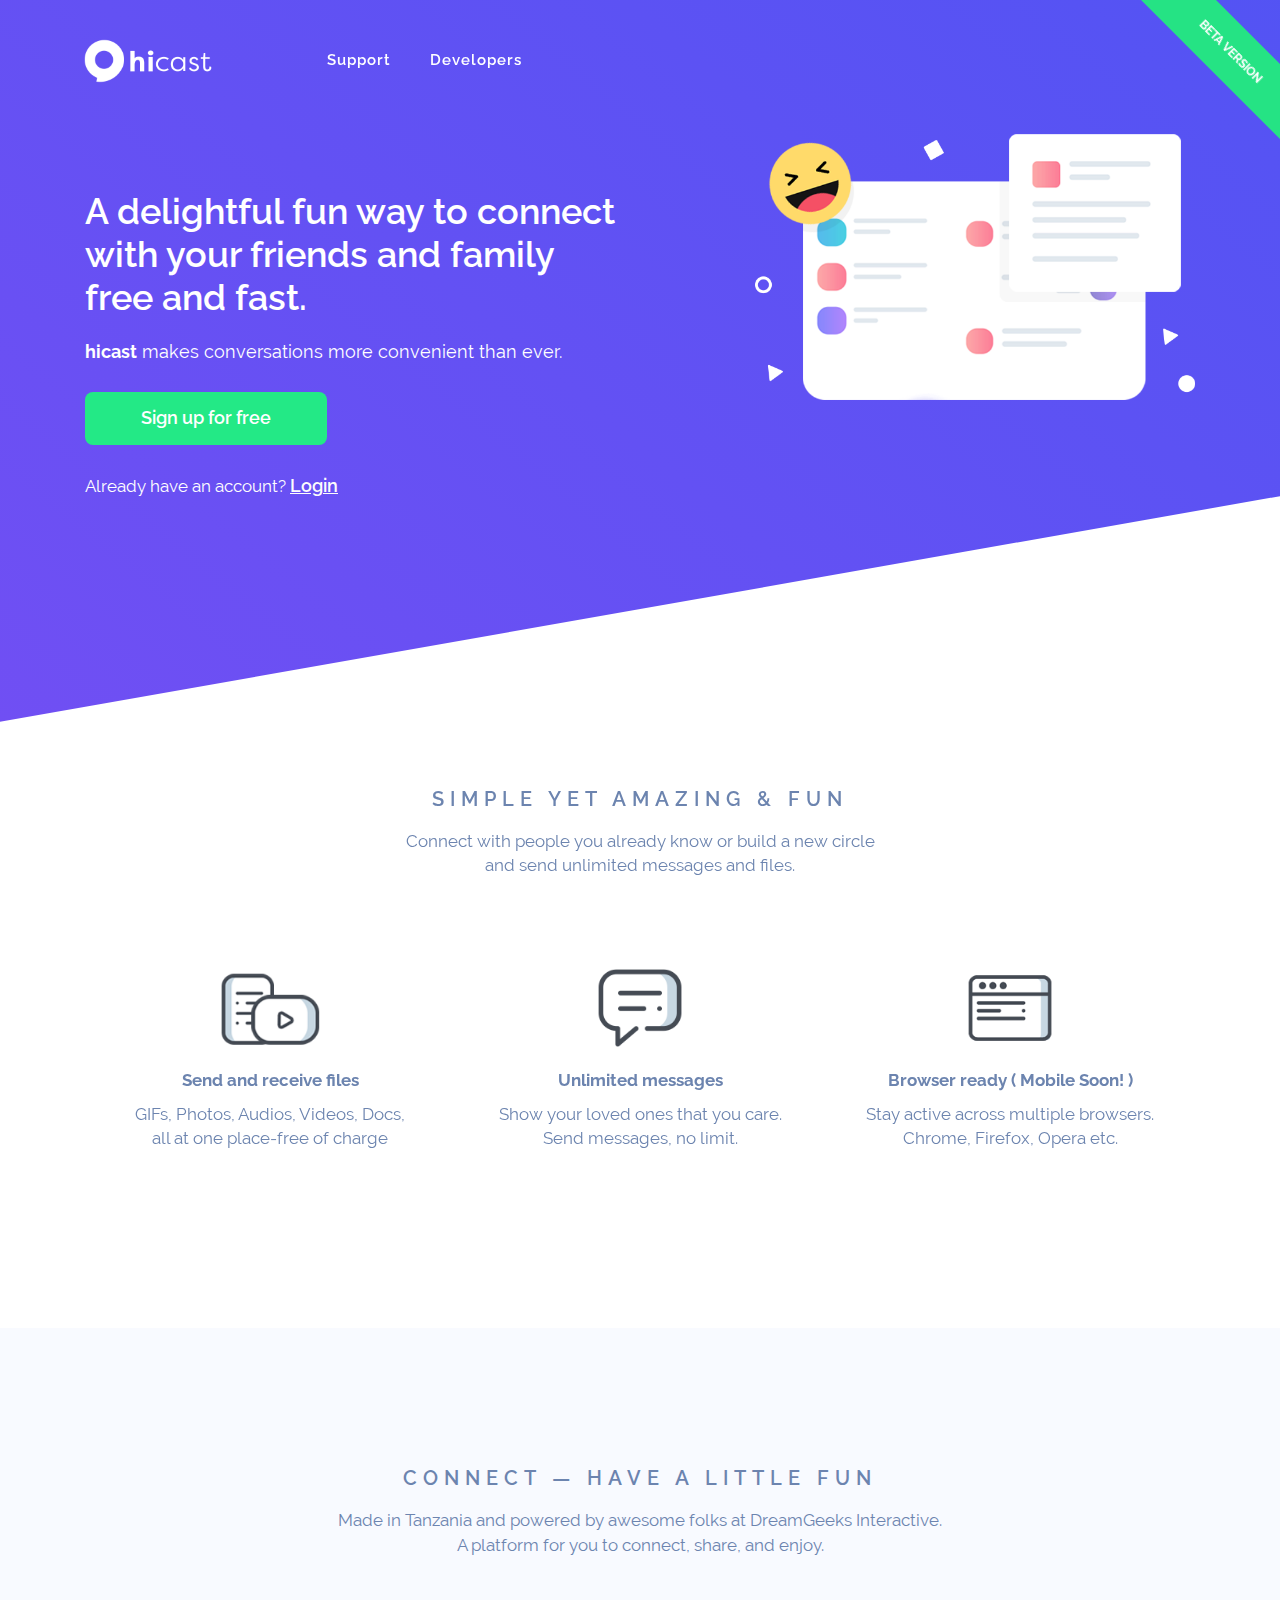
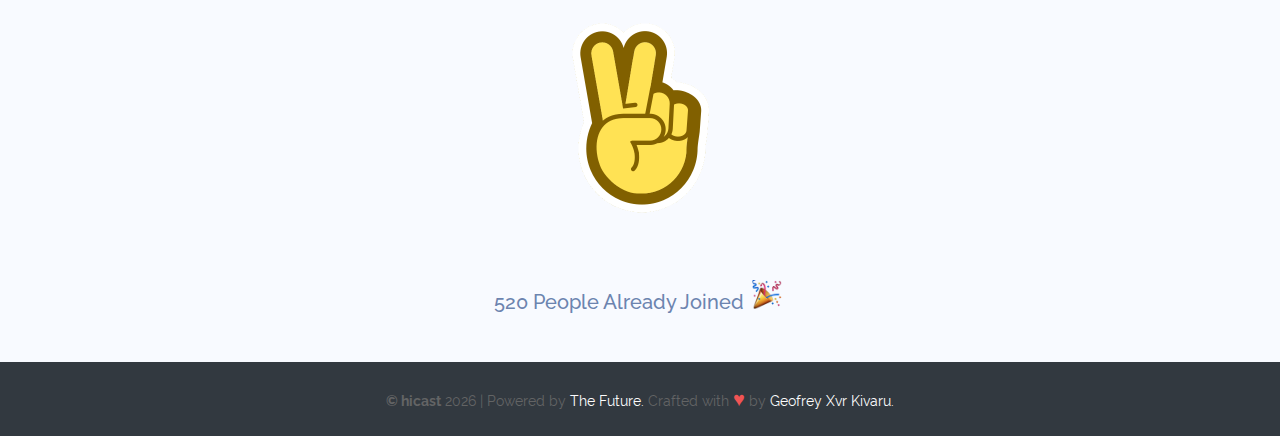
<file: docs/index.html>
<html>
  <head>
    <meta charset="UTF-8" />
    <meta name="viewport" content="width=device-width, initial-scale=1,maximum-scale=1, user-scalable=no" />

    <title>hicast</title>
    <meta name="viewport" content="width=device-width, initial-scale=1.0" />
    <link href="css/main.css" rel="stylesheet" type="text/css" />
    <link href="css/bootstrap.css" rel="stylesheet" type="text/css" media="all" />
    <!-- icon -->
    <link rel="icon" type="image/png" href="img/favicon-32x32.png" sizes="32x32" />
    <link rel="icon" type="image/png" href="img/favicon-16x16.png" sizes="16x16" />
    <!-- font|raleway -->
    <link rel="stylesheet" type="text/css" href="//fonts.googleapis.com/css?family=Raleway" />
  </head>

  <body>
    <nav>
      <div class="nav-bar nav--absolute" data-fixed-at="200">
        <div class="nav-module logo-module left">
          <a href="index.html">
            <img class="logo logo-dark" alt="logo" src="img/logo.png" />
          </a>
        </div>
        <div class="nav-module menu-module left">
          <ul class="menu">
            <li>
              <a href="support.html">
                Support
              </a>
            </li>

            <li></li>

            <li>
              <a href="developers.html">
                Developers
              </a>
            </li>
          </ul>
        </div>
        <!--end nav module-->

        <div class="nav-module right"></div>
      </div>
    </nav>

    <section class="skewedBox col-sm-12">
      <div class="container skwd">
        <div class="row">
          <h1>
            A delightful fun way to connect<br />with your friends and family<br />
            free and fast.
          </h1>
          <p><b>hicast</b> makes conversations more convenient than ever.</p>

          <a class="btn btn-primary" href="#"><span class="btn-text">Sign up for free</span></a>

          <img class="hide visible-lg" alt="illustration" src="img/illustration.png" < />
        </div>
        <div class="row">
          <span class="title-p2">Already have an account? <a href="#" class="title-p3">Login</a></span>
        </div>
      </div>
    </section>

    <div class="container">
      <div class="row">
        <div class="cr cr-top cr-right cr-sticky cr-green ">
          <h6>BETA VERSION</h6>
        </div>
        <div class="col-sm-12 col-sm-offset-2">
          <h1 class="title">SIMPLE YET AMAZING & FUN</h1>
          <p class="title-p">
            Connect with people you already know or build a new circle<br />
            and send unlimited messages and files.
          </p>
        </div>

        <div class="col-sm-4">
          <div class=" text-center">
            <img class="feature-img" src="img/3.png" alt="illus1" />
            <h5>Browser ready ( Mobile Soon! )</h5>
            <p class="title-p">Stay active across multiple browsers.<br />Chrome, Firefox, Opera etc.</p>
          </div>
        </div>

        <div class="col-sm-4">
          <div class=" text-center">
            <img class="feature-img" src="img/1.png" alt="illus1" />
            <h5>Unlimited messages</h5>
            <p class="title-p">Show your loved ones that you care.<br />Send messages, no limit.</p>
          </div>
        </div>

        <div class="col-sm-4">
          <div class=" text-center">
            <img class="feature-img" src="img/6.png" alt="illus1" />
            <h5>Send and receive files</h5>
            <p class="title-p">
              GIFs, Photos, Audios, Videos, Docs,<br />
              all at one place-free of charge
            </p>
          </div>
        </div>
      </div>
    </div>

    <div class="section2">
      <div class="container">
        <div class="row">
          <div class="col-sm-12 col-sm-offset-2">
            <div class="">
              <h1 class="title title-2">CONNECT &mdash; HAVE A LITTLE FUN</h1>
              <p class="title-p">
                Made in Tanzania and powered by awesome folks at DreamGeeks Interactive. <br />
                A platform for you to connect, share, and enjoy.
              </p>
            </div>

            <div class=" text-center">
              <img class="illu img-responsive" src="img/peace-sign.png" />
            </div>

            <div class="title title-3" data-anijs="if: scroll, on: window, do: slideInUp animated, after: $fireOnce">
              <span class="people-number">520</span> People Already Joined
              <span class="party-pooper"></span>
            </div>
          </div>
        </div>
      </div>
    </div>

    <!--
    <div class="at-banner">
        <div class="at-banner__content">
            <span class="cool"></span>
            <div class="at-banner__text">Hey there, <b>hicast</b> is an experimental, just-for-fun sort of project . More information
            </div>
            <a class="at-banner__button" href="support.html">READ HERE</a>
        </div>
        <div class="at-banner__close"></div>
    </div>
-->

    <div class="footer">
      <div class="container">
        <div class="footertext">
          <span
            ><b>&copy; hicast</b>
            <script>
              document.write(new Date().getFullYear());
            </script>
            | Powered by <a class="footerlink" href="https://github.com/gxvr/">The Future.</a></span
          >
          <span>
            Crafted with <a class="hearts">&hearts;</a> by <a class="footerlink" href="#">Geofrey Xvr Kivaru.</a></span
          >
        </div>
      </div>
    </div>

    <!-- Scripts  -->

    <script src="js/jquery-1.8.2.min.js"></script>

    <script src="js/index.js"></script>
  </body>
</html>
</file>
<file: docs/css/main.css>
/*FONTS - RALEWAY*/

@font-face {
  font-family: 'Raleway';
  src: url('../fonts/Raleway/Raleway-Regular.ttf');
}
@font-face {
  font-family: 'Raleway-bold';
  src: url('../fonts/Raleway/Raleway-bold.ttf');
}
@font-face {
  font-family: 'Raleway-semibold';
  src: url('../fonts/Raleway/Raleway-SemiBold.ttf');
}
@font-face {
  font-family: 'Raleway-Light';
  src: url('../fonts/Raleway/Raleway-Light.ttf');
}

html {
  -webkit-font-smoothing: antialiased !important;
  text-shadow: 1px 1px 1px rgba(0, 0, 0, 0.004);
}

body {
  margin: 0;
  padding: 0;
  background: #fff;
  line-height: 2em;
  font-family: 'Raleway', sans-serif;
}

/*Typography */

h1,
h2,
h3,
h4,
h5,
h6 {
  font-family: 'Raleway', sans-serif;
  margin: 0px 0px 15px 0px;
  -webkit-font-smoothing: antialiased !important;
  text-shadow: 1px 1px 1px rgba(0, 0, 0, 0.004);
  -moz-osx-font-smoothing: grayscale;
}

h1 {
  font-weight: 600;
  font-size: 35px;
  color: #fff;
  line-height: 43px;
}

h5 {
  color: #6c84af;
}

p {
  font-family: 'Raleway', sans-serif;
  font-size: 18px;
  color: #fff;
  -moz-osx-font-smoothing: grayscale;
}

.title {
  line-height: 40px;
  font-size: 20px;
  text-align: center;
  letter-spacing: 6px;
  color: #6c84af;
}

.title-2 {
  margin-top: 130px;
}

.title-3 {
  font-family: 'Raleway', sans-serif;
  margin-top: 10px;
  letter-spacing: 0px;
  font-weight: 500;
  margin-bottom: 40px;
}

.title-p {
  font-size: 17px;
  text-align: center;
  color: #6c84af;
  font-weight: 400;
}

.title-p2 {
  font-family: 'Raleway', sans-serif;
  font-size: 17px;
  margin-bottom: 2.2em;
  color: #fff;
}

.title-p3 {
  text-decoration: underline;
  font-size: 18px;
  font-weight: 600;
}

.title-p4 {
  color: #000;
  line-height: 2em;
}

.xtra {
  font-size: 20px;
  font-weight: 500;
}

/*Section 1|Skewed Style | Cover*/

img {
  image-rendering: crisp-edges;
}

.skewedBox {
  background: linear-gradient(45deg, #704ff3, #4f54f3) hsl(194, 100%, 100%);
  padding: 110px 0;
  transform: skew(0deg, -10deg) translateY(-150px);
  image-rendering: crisp-edges;
}

.skwd {
  transform: skew(0deg, 10deg);
  padding-left: 100px;
  padding-top: 210px;
}

.skwd h1 {
  margin: 0;
  padding: 20px 0;
}

.skwd p {
  margin: 0;
  padding: 0;
  margin-bottom: 1.5em;
}

/*Illustrations*/

.skwd img {
  width: 460px;
  position: absolute;
  left: 700px;
  top: 150px;
}

/*Only display on large devices | hide illustration*/

.hide {
  display: none;
}

@media only screen and (max-width: 320px), (max-width: 640px), (max-width: 760px), (max-width: 820px) {
  .skewedBox {
    background: #5769fe;
    padding: 110px 0;
    transform: skew(0deg, 0deg) translateY(-150px);
    image-rendering: crisp-edges;
  }

  .skwd {
    transform: skew(0deg, 0deg);
    padding-left: 50px;
    padding-top: 50px;
  }
}

/*Section 2*/

.section2 {
  background: #f8faff;
  margin-top: 12em;
}

/*Feature img | Section 1*/

.feature-img {
  width: 100px;
  height: 100px;
  margin-top: 5em;
}

/*Section 3*/

.section3 {
  background: #f8faff;
}

.illu {
  width: 400px;
  image-rendering: crisp-edges;
}

.party-pooper {
  display: inline-block;
  margin: 0 3px;
  width: 32px;
  height: 32px;
  background: url(../img/party-pooper.png) no-repeat 0 3px;
  background-size: 30px 30px;
}

.cool {
  display: inline-block;
  margin: 0 3px;
  width: 32px;
  height: 32px;
  background: url(../img/cool.png) no-repeat 0 3px;
  background-size: 29px 29px;
}

/*Button*/

.btn {
  font-family: 'Raleway', sans-serif;
  transition: 0.1s linear;
  -webkit-transition: 0.1s linear;
  -moz-transition: 0.1s linear;
  border-radius: 8px;
  padding-top: 1.1em;
  padding-bottom: 1.1em;
  padding-right: 4em;
  padding-left: 4em;
  margin-bottom: 2em;
  border-width: 2px;
  font-size: inherit;
  line-height: 1.625em;
  /*! box-shadow: 0 12px 32px 0 rgba(218, 193, 58, 0.57); */
}

.btn-primary {
  background: #23e986;
}

.btn-text {
  text-decoration: none;
  font-weight: 600;
  font-size: 18px;
}

.signin {
  margin-top: 40px;
  margin-left: 460px;
}

/**! 12. Nav Bar **/

nav {
  background: none;
  z-index: 10;
}

.nav-bar {
  height: 100;
  /*! max-height: 120px; */
  line-height: 120px;
}

.nav-bar .logo {
  max-height: 80%;
  margin: 0;
}

.nav-bar .nav-module {
  display: inline-block;
  height: 65px;
  padding: 0 1em;
}

.nav-bar .nav-module > a:not(.btn) {
  height: 100%;
  display: inline-block;
  margin-top: 30px;
  margin-left: 57px;
}

.nav-module.right {
  float: right;
}

.nav-module:first-of-type {
  padding-left: 0;
}

.nav-module:last-of-type {
  padding-right: 0;
}

@media all and (max-width: 1280px) {
  .nav-bar {
    padding: 0 15px;
  }
}

.container .nav-bar {
  padding: 0;
}

.menu {
  height: 65px;
}

.menu li {
  position: relative;
}

.menu > li {
  position: relative;
  float: left;
  font-size: 15px;
  font-weight: 600;
  letter-spacing: 0px;
  font-family: 'Raleway', 'Helvetica', 'Arial', sans-serif;
}

.menu > li > a {
  padding: 0 1.3em;
  height: 100%;
  /*! display: inline-block; */
}

.menu > li:first-child > a {
  padding-left: 0;
}

.menu > li:last-child a {
  padding-right: 0;
}

.menu > li ul {
  left: 0;
  margin: 0;
  line-height: 1.625em !important;
  padding: 1em 0;
  background: none;
  opacity: 0;
  visibility: hidden;
  position: absolute;
  min-width: 13em;
  float: left;
}

.menu > li > ul a {
  padding: 0 1em 1.625em 1em;
  display: inline-block;
}

.menu > li > ul li:last-child > a {
  padding-bottom: 0;
}

.menu > li:hover > ul,
.menu > li > ul > li:hover ul {
  opacity: 1;
  visibility: visible;
  z-index: 10;
}

.nav--fixed,
.nav--absolute {
  width: 100%;
  z-index: 99;
}

.nav--fixed {
  position: fixed;
}

.nav--absolute {
  position: absolute;
}

.nav--transparent:not(.nav--fixed) {
  background: none !important;
}

nav:not(.nav--fixed):not(.nav--absolute) {
  position: relative;
}

@media all and (max-width: 990px) {
  .nav-bar.nav--absolute,
  .nav-bar.nav--fixed {
    position: relative;
  }
  .nav-bar.nav--absolute + .nav-mobile-toggle,
  .nav-bar.nav--fixed + .nav-mobile-toggle {
    position: absolute;
  }
}

.nav-bar {
  padding-right: 0;
}

.nav-bar .logo {
  margin-right: 1.625em;
}

@media all and (max-width: 767px) {
  .nav-bar a.nav-function span {
    display: inline-block;
  }
}

@media all and (max-width: 990px) {
  .nav-bar {
    padding: 0 15px;
  }
  .nav-bar .nav-module.right:not(.logo-module):not(.menu-module) {
    padding: 0;
    margin-bottom: 0.8125em;
  }
}

.menu > li {
  transition: 0.3s linear;
  -webkit-transition: 0.3s linear;
  -moz-transition: 0.3s linear;
}

.menu > li:hover > a {
  opacity: 0.6;
}

.menu > li a {
  color: #fff;
  /*! text-transform: uppercase; */
  letter-spacing: 1px;
  font-weight: 600;
  transition: 0.2s linear;
  -webkit-transition: 0.2s linear;
  -moz-transition: 0.2s linear;
}

.menu > li ul {
  white-space: nowrap;
  background: #232323;
  margin-top: 3px;
  transition: 0.2s linear;
  -webkit-transition: 0.2s linear;
  -moz-transition: 0.2s linear;
  padding: 1.625em;
  min-width: 16em;
}

.menu > li ul li {
  padding-left: 0.42307692307692em;
}

.menu > li ul li a {
  padding-left: 0;
  width: 100%;
  color: #fff;
}

.menu > li ul li a:hover {
  transform: translate3d(5px, 0, 0);
  -webkit-transform: translate3d(5px, 0, 0);
}

.menu > li > ul a {
  padding: 0 1em 1.3em 1em;
  transition: 0.2s linear;
  -webkit-transition: 0.2s linear;
  -moz-transition: 0.2s linear;
  opacity: 0.5;
}

.menu > li > ul a:hover {
  opacity: 1;
}

@media all and (max-width: 990px) {
  .menu > li ul ul {
    padding-left: 0;
  }
}

/*Slide-in banner*/
.at-banner {
  z-index: 999999;
  position: fixed;
  bottom: 0;
  right: 0;
  left: 0;
  background: linear-gradient(45deg, #704ff3, #4f54f3) hsl(194, 100%, 100%);
  width: 100%;
  padding: 10px;
  box-sizing: border-box;
  -webkit-transform: translateY(-150%);
  transform: translateY(160%);
  color: #ffffff;
  font-family: 'Open Sans', sans-serif;
  -webkit-font-smoothing: antialiased;
  -moz-osx-font-smoothing: grayscale;
  -webkit-animation: at-banner-slide-in 0.8s ease forwards;
  animation: at-banner-slide-in 0.8s ease forwards;
}
.at-banner__content {
  display: -webkit-box;
  display: -ms-flexbox;
  display: flex;
  -webkit-box-align: center;
  -ms-flex-align: center;
  align-items: center;
  -webkit-box-orient: horizontal;
  -webkit-box-direction: normal;
  -ms-flex-direction: row;
  flex-direction: row;
  -webkit-box-pack: center;
  -ms-flex-pack: center;
  justify-content: center;
  width: 90%;
  margin: 0 auto;
  padding: 10px 40px;
  box-sizing: border-box;
}
.at-banner__title {
  font-size: 18px;
}
.at-banner__text {
  margin: 0 20px 0 0;
}
.at-banner__button {
  display: inline-block;
  background: #ffffff;
  height: 40px;
  border: 0;
  border-radius: 2px;
  box-shadow: 0 2px 4px rgba(0, 0, 0, 0.1);
  padding: 0 20px;
  color: #704ff3;
  font-size: 12px;
  font-weight: 700;
  line-height: 40px;
  text-decoration: none;
  white-space: nowrap;
}
.at-banner__close {
  position: absolute;
  top: 50%;
  right: 20px;
  width: 20px;
  height: 20px;
  -webkit-transform: translateY(-50%);
  transform: translateY(-50%);
  cursor: pointer;
}
.at-banner__close:before,
.at-banner__close:after {
  content: '';
  position: absolute;
  top: 50%;
  left: 50%;
  display: block;
  background: #ffffff;
  width: 100%;
  height: 3px;
  border-radius: 2px;
  -webkit-transform-origin: center;
  transform-origin: center;
}
.at-banner__close:before {
  -webkit-transform: translate(-50%, -50%) rotate(-45deg);
  transform: translate(-50%, -50%) rotate(-45deg);
}
.at-banner__close:after {
  -webkit-transform: translate(-50%, -50%) rotate(45deg);
  transform: translate(-50%, -50%) rotate(45deg);
}

@-webkit-keyframes at-banner-slide-in {
  0% {
    -webkit-transform: translateY(160%);
    transform: translateY(160%);
  }
  100% {
    -webkit-transform: translateY(0%);
    transform: translateY(0%);
  }
}

@keyframes at-banner-slide-in {
  0% {
    -webkit-transform: translateY(160%);
    transform: translateY(160%);
  }
  100% {
    -webkit-transform: translateY(0%);
    transform: translateY(0%);
  }
}

/*Ribbons */

.cr {
  width: 200px;
  padding: 8px;
  position: absolute;
  text-align: center;
  color: #fff;
}

.cr-sticky {
  position: fixed;
}

/* Positions */

.cr-top {
  top: 25px;
}

.cr-bottom {
  bottom: 25px;
}

.cr-left {
  left: -50px;
}

.cr-right {
  right: -50px;
}

/* Rotations */

.cr-top.cr-left,
.cr-bottom.cr-right {
  -webkit-transform: rotate(-45deg);
  transform: rotate(-45deg);
}

.cr-top.cr-right,
.cr-bottom.cr-left {
  -webkit-transform: rotate(45deg);
  transform: rotate(45deg);
}

/* Colors */

.cr-white {
  background-color: #f0f0f0;
  color: #444;
}

.cr-black {
  background-color: #333;
}

.cr-grey {
  background-color: #999;
}

.cr-blue {
  background-color: #39d;
}

.cr-green {
  background-color: #25e384;
}

.cr-turquoise {
  background-color: #3cdaba;
}

.cr-purple {
  background-color: #95b;
}

.cr-red {
  background-color: #e43;
}

.cr-orange {
  background-color: #e82;
}

.cr-yellow {
  background-color: #ec0;
}

/*Footer*/

.footer {
  background-color: #323940;
  overflow: hidden;
  padding: 23px 40px;
}

.footertext {
  font-family: 'Raleway', sans-serif;
  color: #636465;
  text-align: center;
}

.hearts {
  color: #f05454;
  font-size: 20px;
}

/*Support Panel*/
</file>
